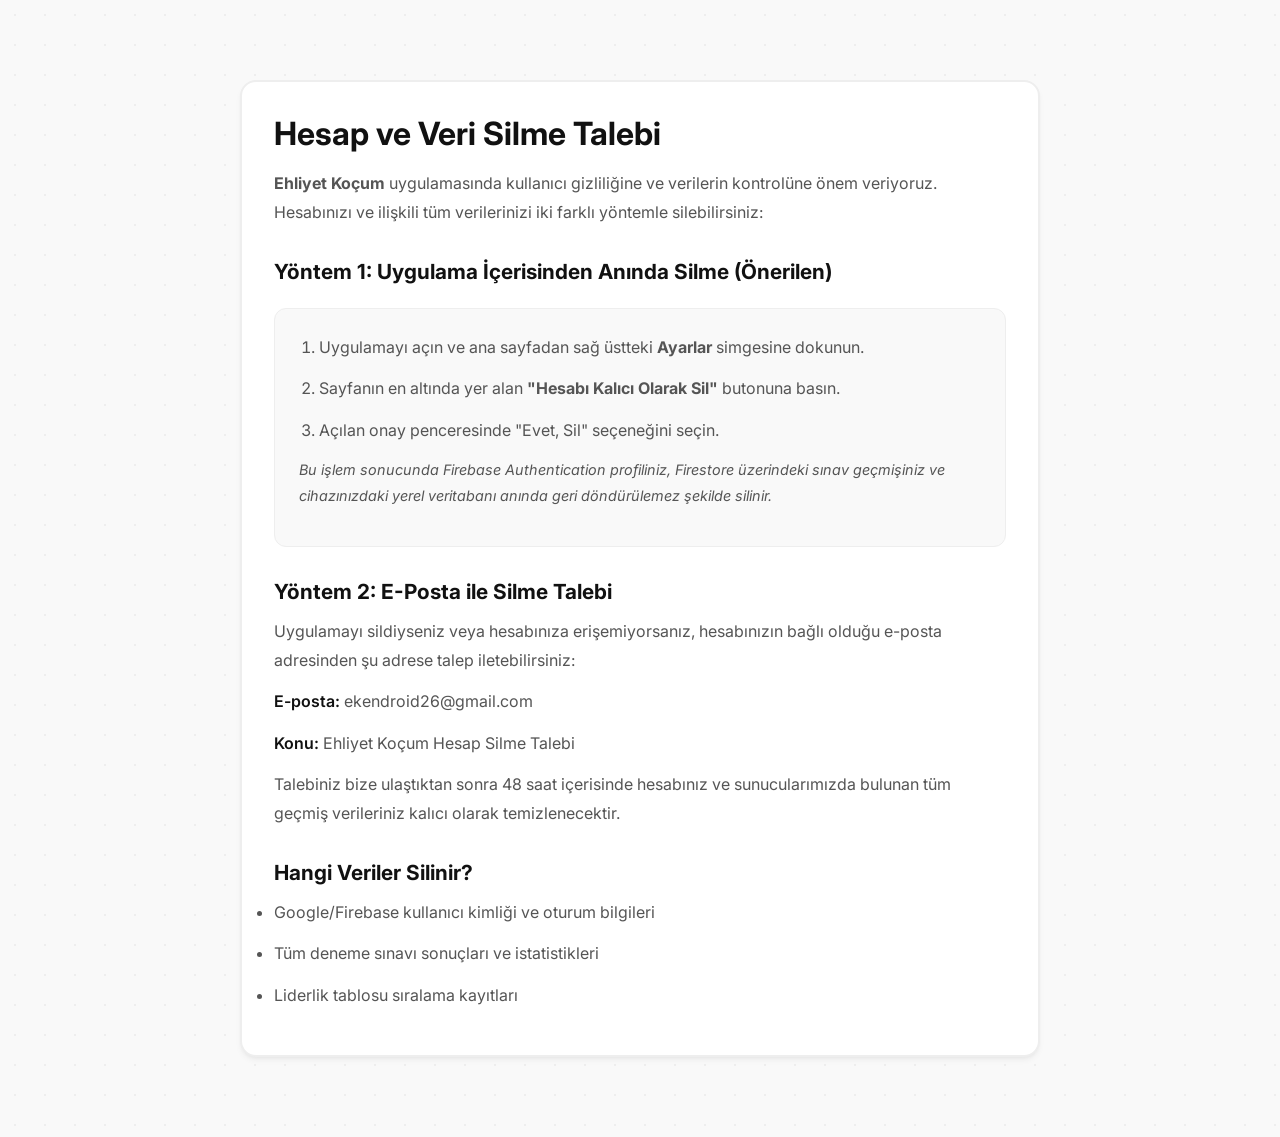
<file: delete-account.html>
<!DOCTYPE html>
<html lang="tr">
<head>
    <meta charset="UTF-8">
    <meta name="viewport" content="width=device-width, initial-scale=1.0">
    <title>Hesap ve Veri Silme Talebi - Ehliyet Koçum</title>
    <link rel="stylesheet" href="style.css">
    <link rel="preconnect" href="https://fonts.googleapis.com">
    <link rel="preconnect" href="https://fonts.gstatic.com" crossorigin>
    <link href="https://fonts.googleapis.com/css2?family=Inter:wght@400;500;600;700&display=swap" rel="stylesheet">
    <style>
        .delete-container { max-width: 800px; margin: 3rem auto; }
        .delete-container h1 { margin-bottom: 1rem; color: var(--heading-color); }
        .delete-container h2 { margin-top: 2rem; margin-bottom: 0.8rem; font-size: 1.3rem; color: var(--heading-color); }
        .delete-container p, .delete-container li { line-height: 1.8; color: var(--text-color); margin-bottom: 0.8rem; }
        .step-box { background-color: var(--background-color); border: 1px solid var(--border-color); border-radius: 12px; padding: 1.5rem; margin: 1.5rem 0; }
        .contact-highlight { font-weight: 600; color: var(--heading-color); }
    </style>
</head>
<body>
    <div class="page-wrapper">
        <main class="delete-container card">
            <h1>Hesap ve Veri Silme Talebi</h1>
            <p><strong>Ehliyet Koçum</strong> uygulamasında kullanıcı gizliliğine ve verilerin kontrolüne önem veriyoruz. Hesabınızı ve ilişkili tüm verilerinizi iki farklı yöntemle silebilirsiniz:</p>

            <h2>Yöntem 1: Uygulama İçerisinden Anında Silme (Önerilen)</h2>
            <div class="step-box">
                <ol style="margin-left: 20px;">
                    <li>Uygulamayı açın ve ana sayfadan sağ üstteki <strong>Ayarlar</strong> simgesine dokunun.</li>
                    <li>Sayfanın en altında yer alan <strong>"Hesabı Kalıcı Olarak Sil"</strong> butonuna basın.</li>
                    <li>Açılan onay penceresinde "Evet, Sil" seçeneğini seçin.</li>
                </ol>
                <p style="margin-top: 10px; font-size: 0.9rem;"><em>Bu işlem sonucunda Firebase Authentication profiliniz, Firestore üzerindeki sınav geçmişiniz ve cihazınızdaki yerel veritabanı anında geri döndürülemez şekilde silinir.</em></p>
            </div>

            <h2>Yöntem 2: E-Posta ile Silme Talebi</h2>
            <p>Uygulamayı sildiyseniz veya hesabınıza erişemiyorsanız, hesabınızın bağlı olduğu e-posta adresinden şu adrese talep iletebilirsiniz:</p>
            <p><span class="contact-highlight">E-posta:</span> ekendroid26@gmail.com</p>
            <p><span class="contact-highlight">Konu:</span> Ehliyet Koçum Hesap Silme Talebi</p>
            <p>Talebiniz bize ulaştıktan sonra 48 saat içerisinde hesabınız ve sunucularımızda bulunan tüm geçmiş verileriniz kalıcı olarak temizlenecektir.</p>

            <h2>Hangi Veriler Silinir?</h2>
            <ul>
                <li>Google/Firebase kullanıcı kimliği ve oturum bilgileri</li>
                <li>Tüm deneme sınavı sonuçları ve istatistikleri</li>
                <li>Liderlik tablosu sıralama kayıtları</li>
            </ul>
        </main>
    </div>
</body>
</html>
</file>
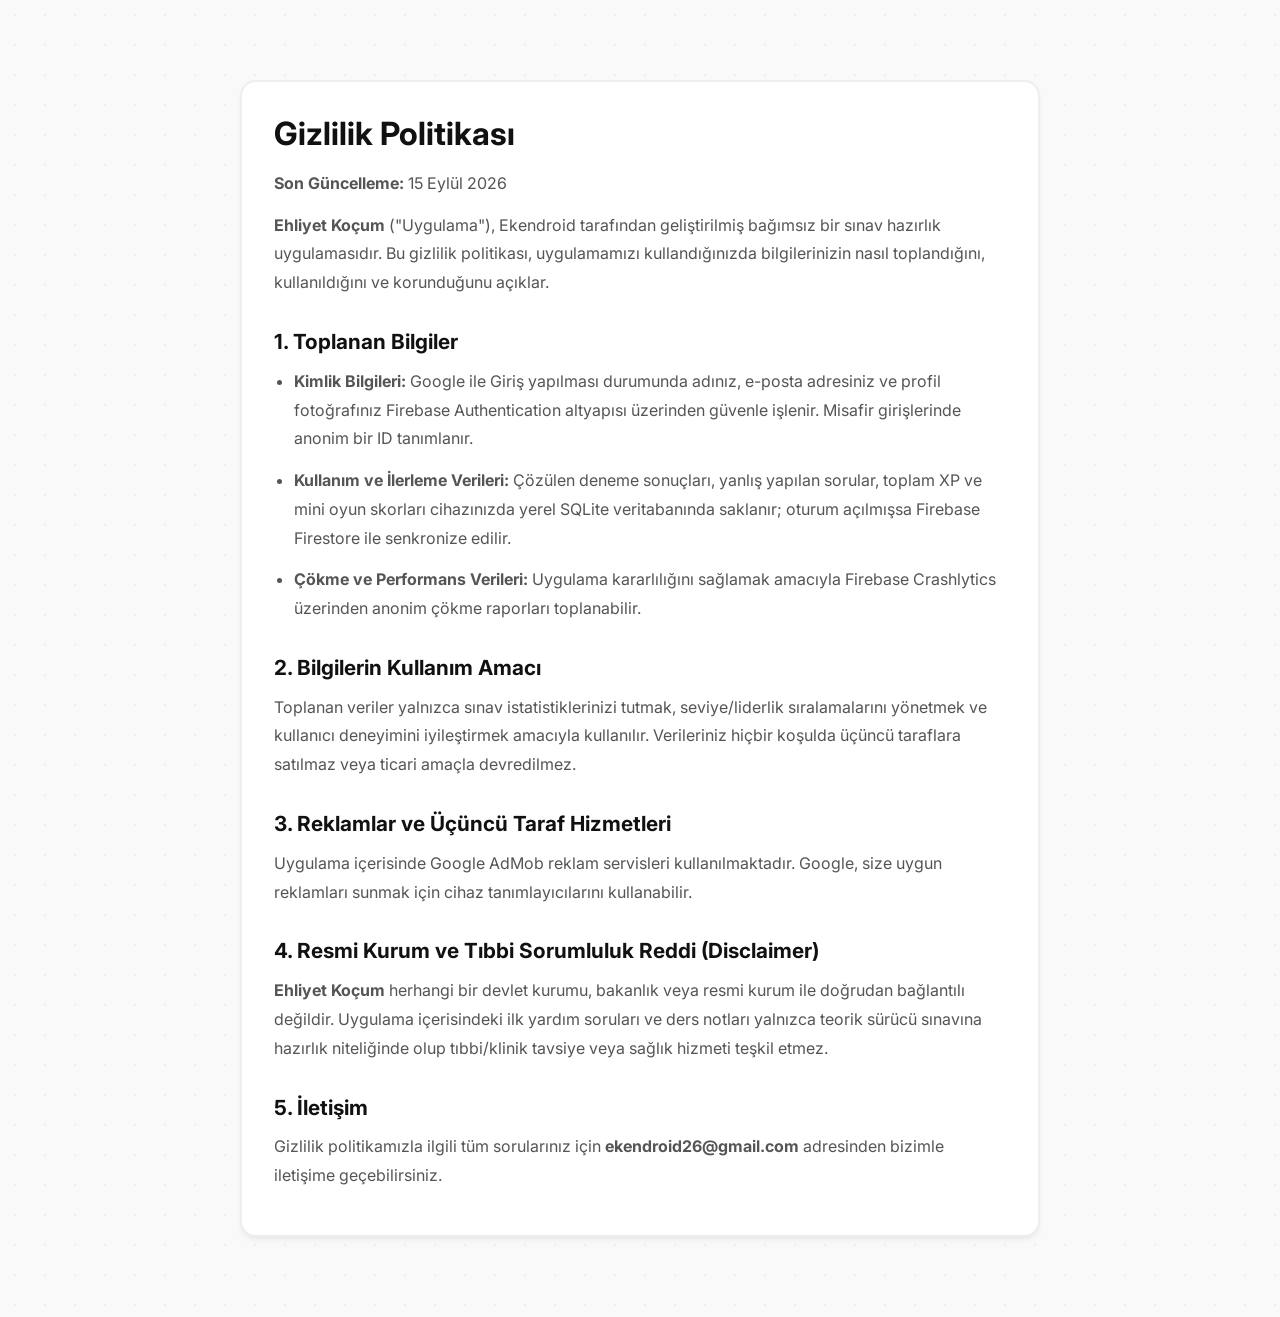
<file: privacy-policy.html>
<!DOCTYPE html>
<html lang="tr">
<head>
    <meta charset="UTF-8">
    <meta name="viewport" content="width=device-width, initial-scale=1.0">
    <title>Gizlilik Politikası - Ehliyet Koçum</title>
    <link rel="stylesheet" href="style.css">
    <link rel="preconnect" href="https://fonts.googleapis.com">
    <link rel="preconnect" href="https://fonts.gstatic.com" crossorigin>
    <link href="https://fonts.googleapis.com/css2?family=Inter:wght@400;500;600;700&display=swap" rel="stylesheet">
    <style>
        .policy-container { max-width: 800px; margin: 3rem auto; }
        .policy-container h1 { margin-bottom: 1rem; color: var(--heading-color); }
        .policy-container h2 { margin-top: 2rem; margin-bottom: 0.8rem; font-size: 1.3rem; color: var(--heading-color); }
        .policy-container p, .policy-container li { line-height: 1.8; color: var(--text-color); margin-bottom: 0.8rem; }
        .policy-container ul { margin-left: 20px; margin-bottom: 1rem; }
    </style>
</head>
<body>
    <div class="page-wrapper">
        <main class="policy-container card">
            <h1>Gizlilik Politikası</h1>
            <p><strong>Son Güncelleme:</strong> 15 Eylül 2026</p>
            <p><strong>Ehliyet Koçum</strong> ("Uygulama"), Ekendroid tarafından geliştirilmiş bağımsız bir sınav hazırlık uygulamasıdır. Bu gizlilik politikası, uygulamamızı kullandığınızda bilgilerinizin nasıl toplandığını, kullanıldığını ve korunduğunu açıklar.</p>

            <h2>1. Toplanan Bilgiler</h2>
            <ul>
                <li><strong>Kimlik Bilgileri:</strong> Google ile Giriş yapılması durumunda adınız, e-posta adresiniz ve profil fotoğrafınız Firebase Authentication altyapısı üzerinden güvenle işlenir. Misafir girişlerinde anonim bir ID tanımlanır.</li>
                <li><strong>Kullanım ve İlerleme Verileri:</strong> Çözülen deneme sonuçları, yanlış yapılan sorular, toplam XP ve mini oyun skorları cihazınızda yerel SQLite veritabanında saklanır; oturum açılmışsa Firebase Firestore ile senkronize edilir.</li>
                <li><strong>Çökme ve Performans Verileri:</strong> Uygulama kararlılığını sağlamak amacıyla Firebase Crashlytics üzerinden anonim çökme raporları toplanabilir.</li>
            </ul>

            <h2>2. Bilgilerin Kullanım Amacı</h2>
            <p>Toplanan veriler yalnızca sınav istatistiklerinizi tutmak, seviye/liderlik sıralamalarını yönetmek ve kullanıcı deneyimini iyileştirmek amacıyla kullanılır. Verileriniz hiçbir koşulda üçüncü taraflara satılmaz veya ticari amaçla devredilmez.</p>

            <h2>3. Reklamlar ve Üçüncü Taraf Hizmetleri</h2>
            <p>Uygulama içerisinde Google AdMob reklam servisleri kullanılmaktadır. Google, size uygun reklamları sunmak için cihaz tanımlayıcılarını kullanabilir.</p>

            <h2>4. Resmi Kurum ve Tıbbi Sorumluluk Reddi (Disclaimer)</h2>
            <p><strong>Ehliyet Koçum</strong> herhangi bir devlet kurumu, bakanlık veya resmi kurum ile doğrudan bağlantılı değildir. Uygulama içerisindeki ilk yardım soruları ve ders notları yalnızca teorik sürücü sınavına hazırlık niteliğinde olup tıbbi/klinik tavsiye veya sağlık hizmeti teşkil etmez.</p>

            <h2>5. İletişim</h2>
            <p>Gizlilik politikamızla ilgili tüm sorularınız için <strong>ekendroid26@gmail.com</strong> adresinden bizimle iletişime geçebilirsiniz.</p>
        </main>
    </div>
</body>
</html>
</file>
<file: style.css>
:root {
    --background-color: #f9f9f9; --surface-color: #ffffff; --border-color: #eeeeee;
    --heading-color: #111111; --text-color: #555555; --primary-color: #000000;
    --shadow-color: rgba(0, 0, 0, 0.05); --glow-button-color: rgba(0, 0, 0, 0.25); 
    --online-color: #3ba55d; --idle-color: #faa61a; --dnd-color: #ed4245; --offline-color: #747f8d;
    --ready-color: #6366f1;
}
body.dark-theme {
    --background-color: #151515; --surface-color: #1e1e1e; --border-color: #444444;
    --heading-color: #f5f5f5; --text-color: #999999; --primary-color: #ffffff;
    --shadow-color: rgba(0, 0, 0, 0.2); --glow-button-color: rgba(255, 255, 255, 0.2);
}


.status-badge.ready { background-color: #6366f11a; color: var(--ready-color); }
.status-badge.ready::before { content: ''; width: 8px; height: 8px; border-radius: 50%; background-color: var(--ready-color); margin-right: 0.5rem; }

.project-link-btn {
    display: inline-flex;
    align-items: center;
    gap: 8px;
    margin-top: 1.2rem;
    padding: 8px 16px;
    background-color: var(--background-color);
    border: 1px solid var(--border-color);
    border-radius: 8px;
    text-decoration: none;
    color: var(--heading-color);
    font-size: 0.85rem;
    font-weight: 600;
    transition: all 0.3s ease;
}

.project-link-btn i {
    font-size: 1rem;
    color: #0077b5;
}

.project-link-btn:hover {
    border-color: var(--heading-color);
    transform: translateY(-2px);
    box-shadow: 0 4px 10px var(--shadow-color);
}

.venture-card {
    border-left: 4px solid var(--primary-color);
}


* { margin: 0; padding: 0; box-sizing: border-box; }
html { scroll-behavior: smooth; }
body {
    font-family: 'Inter', sans-serif;
    background-color: var(--background-color); color: var(--text-color);
    transition: background-color 0.3s ease, color 0.3s ease;
    background-image: radial-gradient(var(--border-color) 1px, transparent 1px);
    background-size: 30px 30px;
}

.page-wrapper { max-width: 1100px; margin: 0 auto; padding: 2rem; }

.card {
    background-color: var(--surface-color); border: 2px solid var(--border-color);
    border-radius: 16px; padding: 2rem; margin-bottom: 2rem;
    box-shadow: 0 4px 6px -1px var(--shadow-color), 0 2px 4px -2px var(--shadow-color);
    transition: all 0.3s ease-in-out;
}
.card:hover { transform: translateY(-5px); box-shadow: 0 10px 15px -3px var(--shadow-color), 0 4px 6px -4px var(--shadow-color); }

header.card { 
    padding: 0.6rem 2rem; position: sticky; top: 2rem; z-index: 100; margin-bottom: 2rem; 
    transition: all 0.4s ease-in-out; 
}
header.scrolled { 
    max-width: 350px; margin-left: auto; margin-right: auto; 
    backdrop-filter: blur(10px); 
    background-color: color-mix(in srgb, var(--surface-color) 90%, transparent); 
    border-radius: 50px; 
}
.header-content { display: flex; justify-content: space-between; align-items: center; position: relative; }
.logo { font-size: 1.5rem; font-weight: 700; color: var(--heading-color); text-decoration: none; }

.header-actions { display: flex; align-items: center; gap: 0.8rem; }
#theme-toggle, #menu-toggle, #lang-toggle { 
    background: transparent; border: 2px solid var(--border-color); color: var(--text-color); 
    width: 40px; height: 40px; font-size: 1.2rem; border-radius: 12px; cursor: pointer; 
    display: flex; align-items: center; justify-content: center; transition: all 0.3s ease; 
}
#lang-toggle { font-size: 0.9rem; font-weight: 700; letter-spacing: 0.5px; }

#theme-toggle:hover, #menu-toggle:hover, #lang-toggle:hover { 
    color: var(--primary-color); border-color: var(--primary-color); transform: scale(1.1); 
    background-color: var(--background-color);
}
#theme-toggle .fa-sun { display: none; }
.dark-theme #theme-toggle .fa-sun { display: block; }
.dark-theme #theme-toggle .fa-moon { display: none; }

header.scrolled #menu-toggle { display: none !important; }
header.scrolled .nav-dropdown { display: none !important; }

.nav-dropdown {
    position: absolute; top: 70px; right: 0; width: 200px;
    background-color: var(--surface-color); border: 2px solid var(--border-color);
    border-radius: 12px; padding: 1rem; display: flex; flex-direction: column; gap: 0.8rem;
    box-shadow: 0 10px 25px var(--shadow-color);
    opacity: 0; transform: translateY(-10px); pointer-events: none; transition: all 0.3s ease;
}
.nav-dropdown.active { opacity: 1; transform: translateY(0); pointer-events: all; }
.nav-link { 
    color: var(--text-color); text-decoration: none; font-weight: 500; font-size: 1rem; 
    padding: 8px 12px; border-radius: 8px; transition: background-color 0.2s, color 0.2s;
    text-align: right;
}
.nav-link:hover { color: var(--heading-color); background-color: var(--background-color); }

#about { margin-top: 0; }
.about-content { display: flex; align-items: center; gap: 3rem; }
.text-content { flex: 2; display: flex; flex-direction: column; }
.profile-image-container { flex: 1; max-width: 220px; align-self: center; border-radius: 12px; overflow: hidden; }
.profile-image-container img { width: 100%; height: 100%; object-fit: cover; }
.text-content h1 { font-size: 2.5rem; color: var(--heading-color); }
.text-content .subtitle { font-size: 1.2rem; margin-bottom: 1rem; }
.text-content .description { line-height: 1.7; margin-bottom: 2rem; }

.cta-button { background-color: var(--primary-color); color: var(--background-color); display: inline-block; text-decoration: none; padding: 12px 24px; border-radius: 8px; font-weight: 500; align-self: flex-start; position: relative; overflow: hidden; transition: transform 0.3s ease, box-shadow 0.3s ease; }
.cta-button::after { content: ''; position: absolute; top: 0; left: -150%; width: 100%; height: 100%; transform: skewX(-25deg); background: linear-gradient(to right, transparent, rgba(255, 255, 255, 0.4), transparent); transition: left 0.8s ease; }
.cta-button:hover { transform: scale(1.05) translateY(-2px); box-shadow: 0 10px 25px var(--glow-button-color); }
.cta-button:hover::after { left: 150%; }

.status-container { display: flex; align-items: center; flex-wrap: wrap; gap: 1rem; margin-bottom: 1rem; }
.status-badge { display: inline-flex; align-items: center; padding: 4px 10px; border-radius: 20px; font-size: 0.9rem; font-weight: 500; transition: all 0.3s ease; }
.status-badge .status-dot { width: 8px; height: 8px; border-radius: 50%; margin-right: 0.5rem; }
.status-badge.online { background-color: #3ba55d1a; color: var(--online-color); }
.status-badge.online .status-dot { background-color: var(--online-color); }
.status-badge.idle { background-color: #faa61a1a; color: var(--idle-color); }
.status-badge.idle .status-dot { background-color: var(--idle-color); }
.status-badge.dnd { background-color: #ed42451a; color: var(--dnd-color); }
.status-badge.dnd .status-dot { background-color: var(--dnd-color); }
.status-badge.offline { background-color: #747f8d1a; color: var(--offline-color); }
.status-badge.offline .status-dot { background-color: var(--offline-color); }
#spotify-now-playing { display: flex; align-items: center; gap: 0.5rem; font-size: 0.9rem; }
#spotify-now-playing .fab.fa-spotify { color: #1DB954; font-size: 1.2rem; }
#spotify-now-playing a { color: var(--heading-color); text-decoration: none; font-weight: 600; }

.grid-container { display: grid; grid-template-columns: 1fr 1fr; gap: 2rem; }
.section-title { font-size: 1.2rem; color: var(--heading-color); margin-bottom: 1.5rem; }

#experiences ul { list-style: none; }
.experience-item { padding-bottom: 1rem; margin-bottom: 1rem; border-bottom: 1px solid var(--border-color); }
.experience-item:last-child { border-bottom: none; margin-bottom: 0; }
.experience-item h3 { font-size: 1rem; color: var(--heading-color); }

.projects-grid { display: grid; grid-template-columns: repeat(auto-fit, minmax(250px, 1fr)); gap: 1.5rem; }
.project-card {
    background-color: var(--background-color); border: 1px solid var(--border-color);
    padding: 1.2rem; border-radius: 12px; transition: transform 0.3s ease, border-color 0.3s;
}
.project-card:hover { transform: translateY(-3px); border-color: var(--heading-color); }
.project-header { display: flex; justify-content: space-between; align-items: center; margin-bottom: 0.8rem; }
.project-header h3 { font-size: 1.1rem; color: var(--heading-color); margin: 0; }
.project-desc { font-size: 0.9rem; color: var(--text-color); margin-bottom: 1rem; line-height: 1.5; }
.project-techs { display: flex; gap: 0.5rem; flex-wrap: wrap; }
.project-techs span {
    font-size: 0.75rem; padding: 2px 8px; background-color: var(--surface-color);
    border: 1px solid var(--border-color); border-radius: 6px; color: var(--text-color);
}

.social-links { display: flex; flex-direction: column; gap: 1rem; }
.social-links a { text-decoration: none; color: var(--text-color); font-weight: 500; }
.social-links i { margin-right: 0.5rem; color: var(--heading-color); }
.repo-table { width: 100%; border-collapse: collapse; }
.repo-table td { padding: 1rem 0; vertical-align: middle; border-bottom: 1px solid var(--border-color); }
.repo-table td a { color: var(--heading-color); text-decoration: none; font-weight: 600; }
.repo-table td:last-child { text-align: right; }
.language-cell { display: flex; align-items: center; justify-content: flex-end; font-size: 0.9rem; }
.language-dot { width: 12px; height: 12px; border-radius: 50%; margin-right: 0.5rem; }

.tech-category { margin-bottom: 2rem; }
.tech-category:last-child { margin-bottom: 0; }
.tech-category h3 {
    font-size: 1rem; color: var(--text-color); margin-bottom: 1rem;
    font-weight: 600; letter-spacing: 0.5px; opacity: 0.8;
}
.tech-list { display: flex; flex-wrap: wrap; gap: 0.8rem; }
.tech-item { display: flex; align-items: center; gap: 0.5rem; padding: 8px 16px; background-color: var(--background-color); border: 1px solid var(--border-color); border-radius: 8px; font-weight: 500; }
.tech-item i { font-size: 1.5rem; color: var(--heading-color); }

.competency-list { display: flex; flex-wrap: wrap; gap: 0.8rem; }
.competency-badge {
    padding: 8px 16px; border-radius: 20px; font-size: 0.9rem; font-weight: 500;
    background-color: var(--background-color); border: 1px solid var(--border-color);
    color: var(--heading-color); transition: all 0.3s ease;
    box-shadow: 0 2px 4px rgba(0,0,0,0.02);
}
.competency-badge:hover { border-color: var(--heading-color); transform: translateY(-2px); }

.contact-container { display: grid; grid-template-columns: 1fr 1.5fr; gap: 3rem; }
.contact-info h3 { font-size: 1.5rem; margin-bottom: 1rem; color: var(--heading-color); }
.contact-info p { margin-bottom: 2rem; line-height: 1.6; }
.contact-methods { display: flex; flex-direction: column; gap: 1rem; }
.method-item { display: flex; align-items: center; gap: 1rem; font-weight: 500; }
.method-item i { width: 40px; height: 40px; display: flex; align-items: center; justify-content: center; background-color: var(--background-color); border-radius: 8px; border: 1px solid var(--border-color); color: var(--heading-color); }

.contact-form .form-group { margin-bottom: 1.2rem; }
.contact-form label { display: block; margin-bottom: 0.5rem; font-size: 0.9rem; font-weight: 500; color: var(--heading-color); }
.contact-form input, .contact-form textarea {
    width: 100%; padding: 12px; border-radius: 8px;
    background-color: var(--background-color); border: 1px solid var(--border-color);
    color: var(--heading-color); font-family: 'Inter', sans-serif; font-size: 0.95rem;
    transition: border-color 0.3s, box-shadow 0.3s;
}
.contact-form input:focus, .contact-form textarea:focus {
    outline: none; border-color: var(--heading-color);
    box-shadow: 0 0 0 3px var(--shadow-color);
}
.form-submit { width: 100%; border: none; cursor: pointer; font-size: 1rem; display: flex; justify-content: center; gap: 0.5rem; align-items: center; }

.fade-in { opacity: 0; transform: translateY(20px); transition: opacity 0.6s ease-out, transform 0.6s ease-out; }
.fade-in.show { opacity: 1; transform: translateY(0); }

#back-to-top {
    position: fixed; bottom: 30px; right: 30px;
    width: 45px; height: 45px; border-radius: 50%;
    background-color: var(--heading-color); color: var(--background-color);
    border: none; cursor: pointer; font-size: 1.2rem;
    box-shadow: 0 4px 10px var(--shadow-color);
    opacity: 0; pointer-events: none; transition: all 0.3s ease; z-index: 90;
}
#back-to-top.visible { opacity: 1; pointer-events: all; transform: translateY(0); }
#back-to-top:hover { transform: translateY(-5px); }

@media (max-width: 768px) {
    .page-wrapper { padding: 1rem; }
    header.card { top: 1rem; }
    .about-content { flex-direction: column; text-align: center; }
    .profile-image-container { margin: 1rem 0; width: 180px; height: auto; max-width: 100%; }
    .text-content .cta-button { align-self: center; }
    .grid-container { grid-template-columns: 1fr; }
    .contact-container { grid-template-columns: 1fr; gap: 2rem; }
}
.ventures-grid {
    display: grid;
    grid-template-columns: 1fr 1fr;
    gap: 2rem;
}

.venture-card {
    background-color: var(--background-color);
    border: 1px solid var(--border-color);
    border-radius: 20px;
    padding: 2.5rem 1.5rem;
    position: relative;
    display: flex;
    flex-direction: column;
    align-items: center;
    text-align: center;
    transition: all 0.4s cubic-bezier(0.175, 0.885, 0.32, 1.275);
    overflow: hidden;
}

.venture-card:hover {
    transform: translateY(-8px);
    border-color: var(--heading-color);
    box-shadow: 0 15px 30px var(--shadow-color);
}

.venture-card::before {
    content: '';
    position: absolute;
    left: 0;
    top: 0;
    height: 100%;
    width: 6px;
    background-color: var(--primary-color);
    opacity: 0.8;
}

.venture-badge {
    position: absolute;
    top: 15px;
    right: 15px;
    font-size: 0.7rem;
    font-weight: 800;
    text-transform: uppercase;
    background-color: var(--primary-color);
    color: var(--background-color);
    padding: 4px 10px;
    border-radius: 50px;
    letter-spacing: 1px;
}

.venture-logo-container {
    width: 90px;
    height: 90px;
    background-color: var(--surface-color);
    border: 2px solid var(--border-color);
    border-radius: 24px;
    display: flex;
    align-items: center;
    justify-content: center;
    margin-bottom: 1.5rem;
    box-shadow: 0 8px 16px var(--shadow-color);
    transition: all 0.3s ease;
}

.venture-logo-container img {
    width: 100%;
    height: 100%;
    object-fit: contain;
    padding: 10px;
}

.venture-logo-container i {
    font-size: 2.5rem;
    color: var(--heading-color);
}

.venture-card:hover .venture-logo-container {
    transform: scale(1.1) rotate(5deg);
    border-color: var(--primary-color);
}

.venture-info h3 {
    font-size: 1.5rem;
    color: var(--heading-color);
    margin-bottom: 0.8rem;
}

.venture-link {
    margin-top: 1.5rem;
    display: inline-flex;
    align-items: center;
    gap: 8px;
    font-size: 0.9rem;
    font-weight: 700;
    color: var(--heading-color);
    text-decoration: none;
    border-bottom: 2px solid transparent;
    transition: all 0.3s ease;
}

.venture-link:hover {
    border-color: var(--primary-color);
    gap: 12px;
}

@media (max-width: 768px) {
    .ventures-grid {
        grid-template-columns: 1fr;
    }
}
</file>
